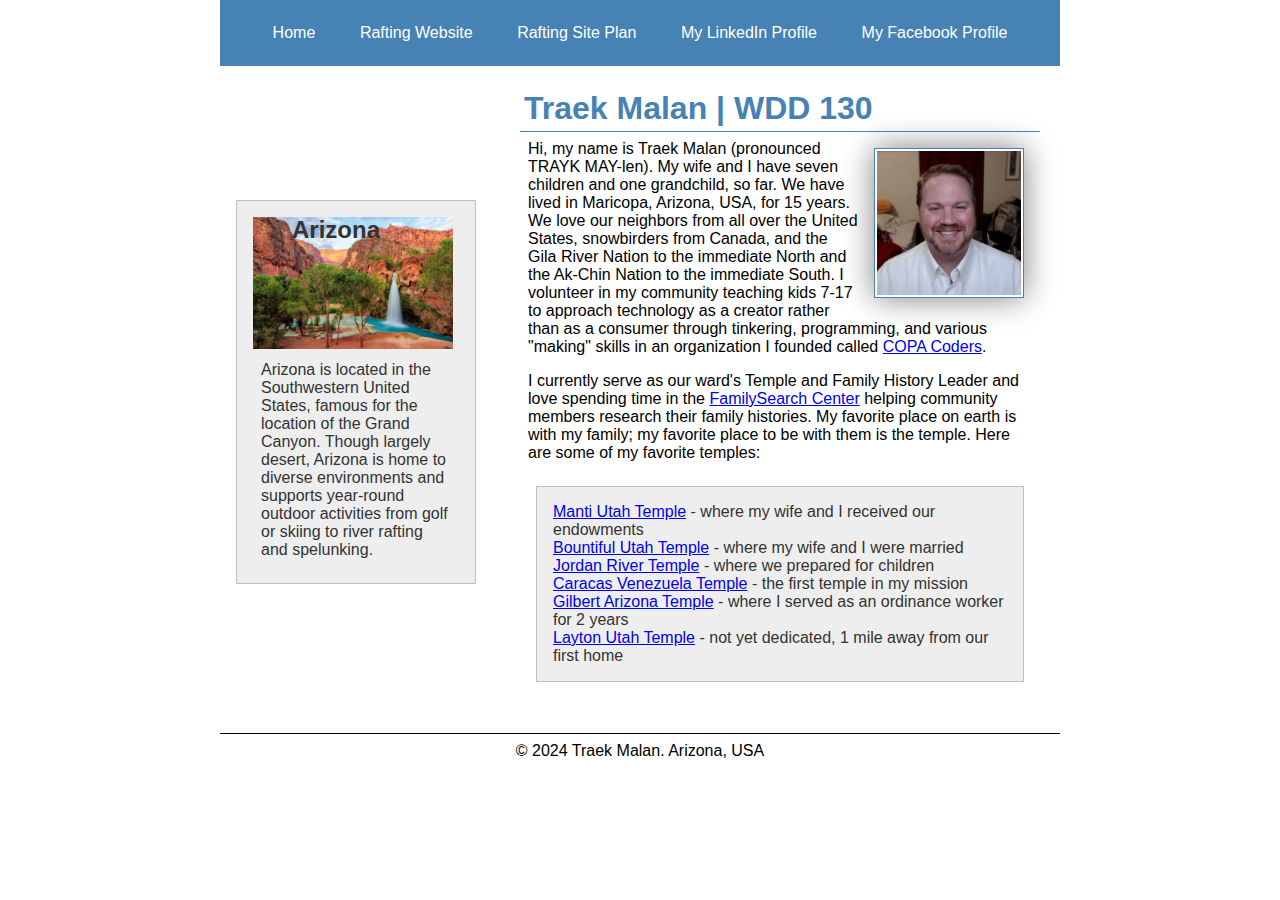
<file: index.html>
<!DOCTYPE html>
<html lang="en-US">
    <head>
        <meta charset="utf-8">
        <meta name="viewport" content="width=device-width,initial-scale=1.0">
        <title>Traek Malan | WDD 130</title>
        <meta name="description" content="Traek Malan's WebDev Homepage, showing off what I'm learning in my WDD 130 course">
        <meta name="author" content="Traek Malan">
        <link rel="stylesheet" href="styles/styles.css">
    </head>
    <body>
        <header>
            <nav>
                <a href="#">Home</a>
                <a href="wwr/">Rafting Website</a>
                <a href="wwr/site-plan-rafting.html">Rafting Site Plan</a>
                <a href="https://linkedin.com/in/traek" target="_blank">My LinkedIn Profile</a>
                <a href="https://fb.me/traekmalan" target="_blank">My Facebook Profile</a>
            </nav>
        </header>
        <div class="grid">
            <main>
                <h1>Traek Malan | WDD 130</h1>
                <img src="images/profile.jpg" alt="Pictured: Traek Malan" width="200">
                <p>Hi, my name is Traek Malan (pronounced TRAYK MAY-len). My wife and I have seven children and one grandchild, so far. We have lived in Maricopa, Arizona, USA, for 15 years. We love our neighbors from all over the United States, snowbirders from Canada, and the Gila River Nation to the immediate North and the Ak-Chin Nation to the immediate South. I volunteer in my community teaching kids 7-17 to approach technology as a creator rather than as a consumer through tinkering, programming, and various "making" skills in an organization I founded called <a href="https://copacoders.club" target="_blank">COPA Coders</a>.</p>
                <p>I currently serve as our ward's Temple and Family History Leader and love spending time in the <a href="https://locations.familysearch.org/en" target="_blank">FamilySearch Center</a> helping community members research their family histories. My favorite place on earth is with my family; my favorite place to be with them is the temple. Here are some of my favorite temples:</p>
                <ul class="box">
                    <li><a href="https://www.churchofjesuschrist.org/temples/details/manti-utah-temple?lang=eng" target="_blank">Manti Utah Temple</a> - where my wife and I received our endowments</li>
                    <li><a href="https://www.churchofjesuschrist.org/temples/details/bountiful-utah-temple?lang=eng" target="_blank">Bountiful Utah Temple</a> - where my wife and I were married</li>
                    <li><a href="https://www.churchofjesuschrist.org/temples/details/jordan-river-utah-temple?lang=eng" target="_blank">Jordan River Temple</a> - where we prepared for children</li>
                    <li><a href="https://www.churchofjesuschrist.org/temples/details/caracas-venezuela-temple?lang=eng" target="_blank">Caracas Venezuela Temple</a> - the first temple in my mission</li>
                    <li><a href="https://www.churchofjesuschrist.org/temples/details/gilbert-arizona-temple?lang=eng" target="_blank">Gilbert Arizona Temple</a> - where I served as an ordinance worker for 2 years</li>
                    <li><a href="https://www.churchofjesuschrist.org/temples/details/layton-utah-temple?lang=eng" target="_blank">Layton Utah Temple</a> - not yet dedicated, 1 mile away from our first home</li>
                </ul>
            </main>
            <aside class="box">
                <h2>Arizona</h2>
                <img src="images/desert-oasis.jpg" alt="A desert oasis with blue waterfall located in Arizona">
                <p>Arizona is located in the Southwestern United States, famous for the location of the Grand Canyon. Though largely desert, Arizona is home to diverse environments and supports year-round outdoor activities from golf or skiing to river rafting and spelunking.</p>
            </aside>
        </div>
        <footer>
            <p>&copy; 2024 Traek Malan. Arizona, USA</p>
        </footer>
    </body>
    <!-- Last updated on 2024-06-04 -->
</html>
</file>
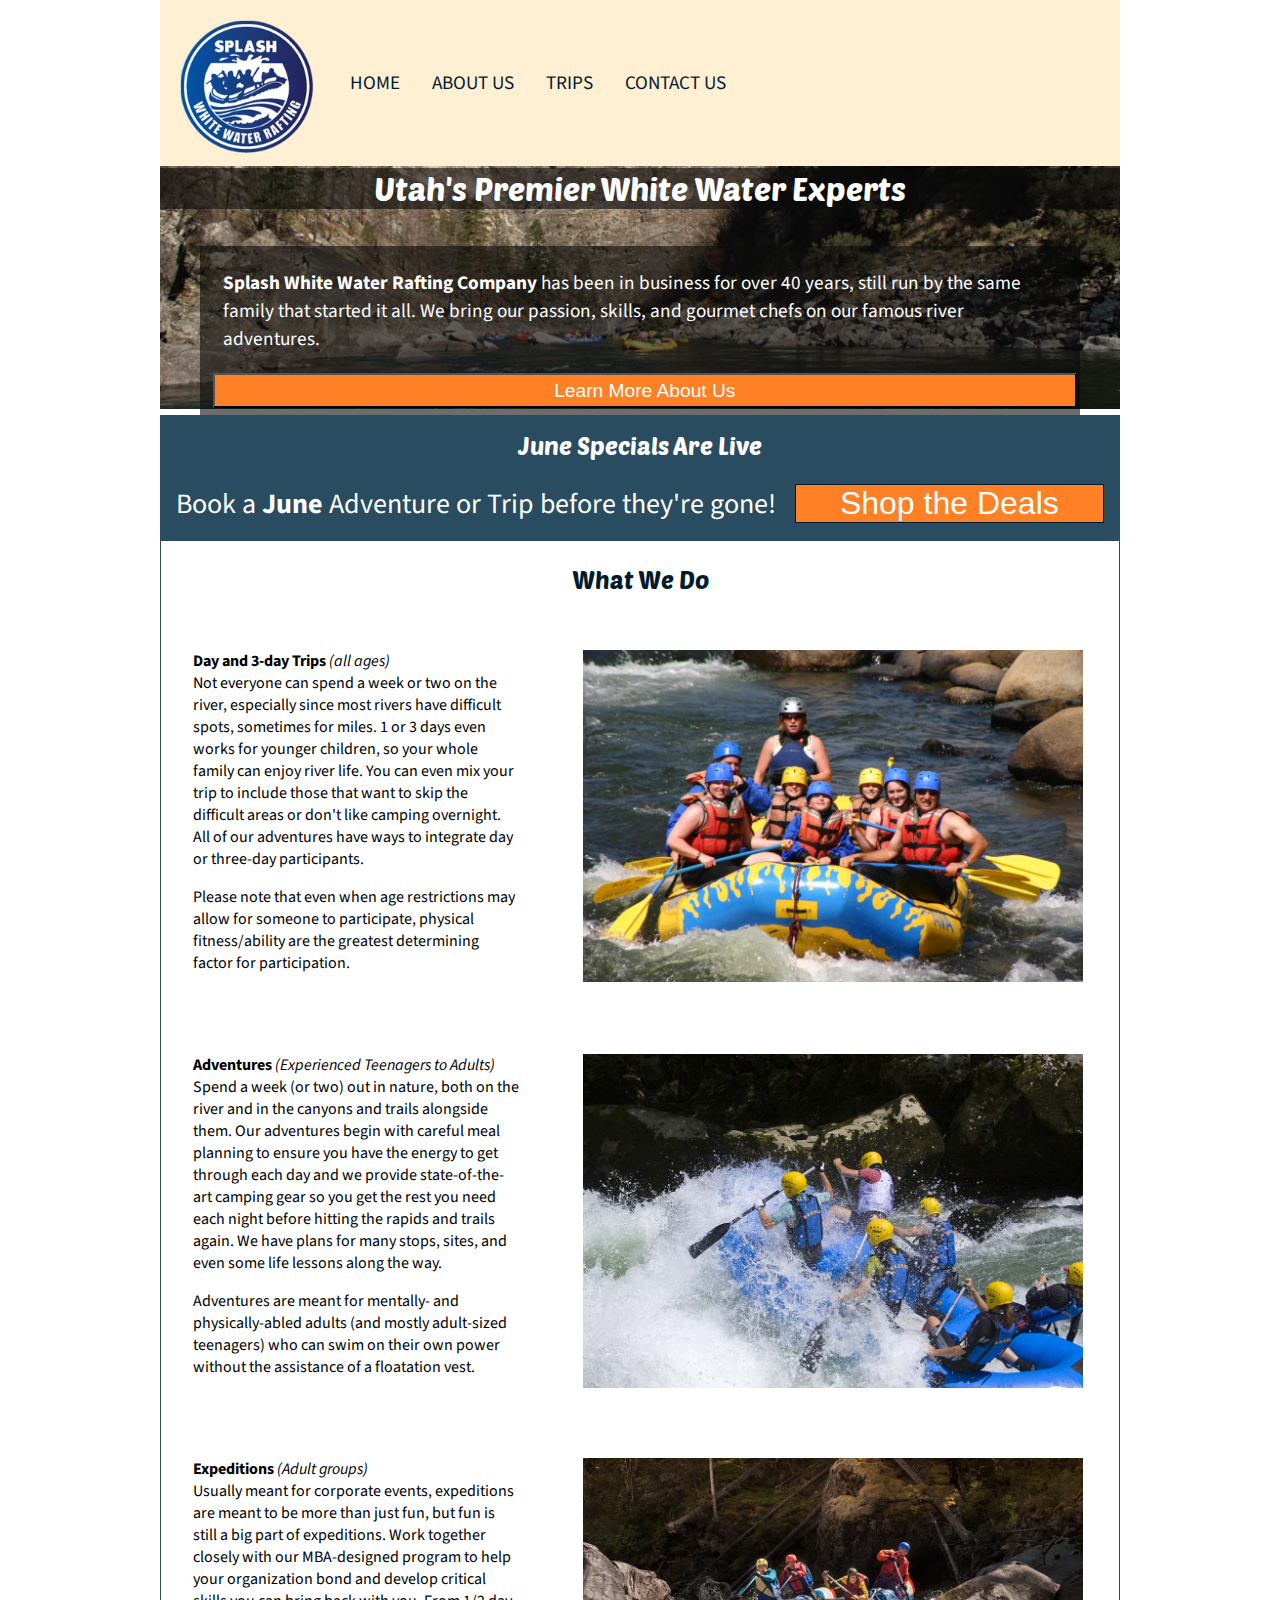
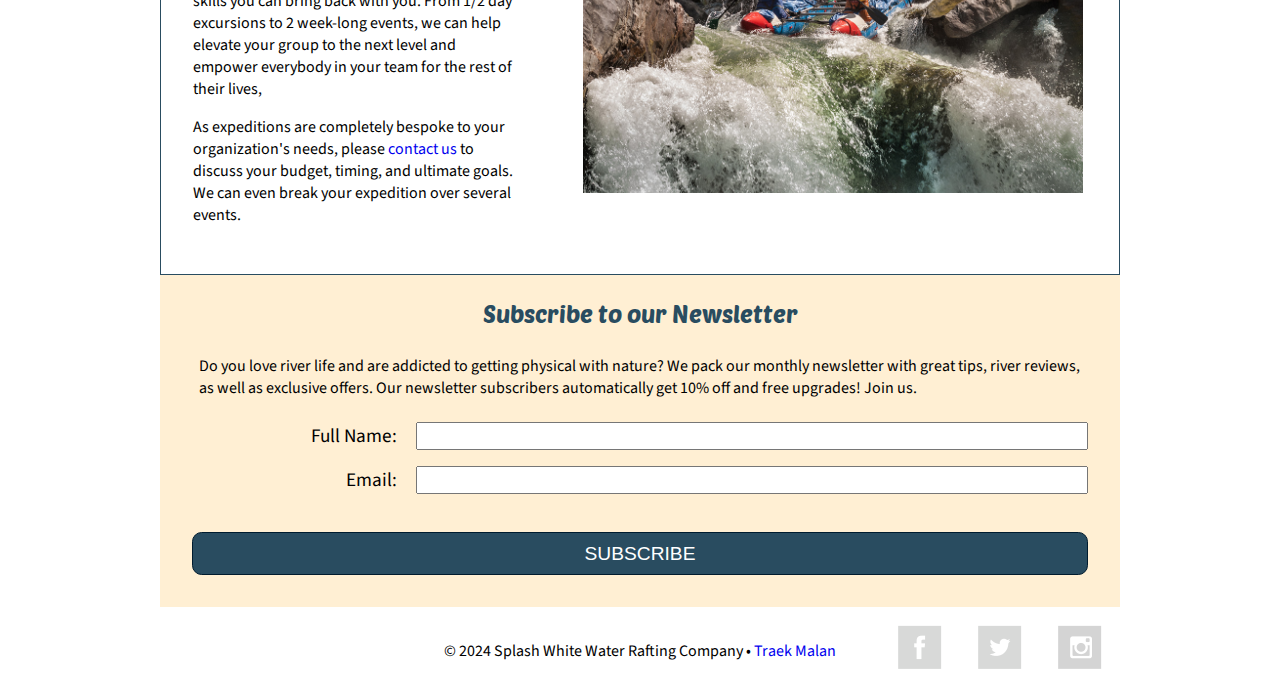
<file: wwr/index.html>
<!DOCTYPE html>
<html lang="en">
<head>
    <meta charset="UTF-8">
    <meta name="viewport" content="width=device-width, initial-scale=1.0">
    <title>Splash White Water Rafting Company | About Us</title>
    <meta name="description" content="Learn about the history of Splash White Water Rafting Company and what we do for our clients">
    <meta name="author" content="Traek Malan">
    <link rel="stylesheet" href="styles/rafting.css">
</head>
<body>
    <header>
        <img src="images/logo.png" alt="Rafting Site Logo">
        <nav>
            <a href="index.html">Home</a>
            <a href="about.html">About Us</a>
            <a href="trips.html">Trips</a>
            <a href="contact.html">Contact Us</a>
        </nav>
    </header>
    <main>
        <div class="hero">
            <img src="images/river-wide3.jpg" alt="Wide canyon river opening">
            <h1>Utah's Premier White Water Experts</h1>
            <article>
                <p class="highlight">
                    <strong>Splash White Water Rafting Company</strong> has been in business for over 40 years, still run by the same family that started it all. We bring our passion, skills, and gourmet chefs on our famous river adventures.
                </p>
                <button onclick="window.location.href='about.html'">Learn More About Us</button>
            </article>
        </div>
        <div class="callout wide">
            <h2>June Specials Are Live</h2>
            <p>
                Book a <strong>June</strong> Adventure or Trip before they're gone!
            </p>
            <button onclick="window.location.href='trips.html'">Shop the Deals</button>
        </div>
        <div class="split-box">
            <h2>What We Do</h2>
            <div class="column1">
                <p>
                    <strong>Day and 3-day Trips</strong> <em>(all ages)</em><br>
                    Not everyone can spend a week or two on the river, especially since most rivers have difficult spots, sometimes for miles. 1 or 3 days even works for younger children, so your whole family can enjoy river life. You can even mix your trip to include those that want to skip the difficult areas or don't like camping overnight. All of our adventures have ways to integrate day or three-day participants.
                </p>
                <p>
                    Please note that even when age restrictions may allow for someone to participate, physical fitness/ability are the greatest determining factor for participation.
                </p>
            </div>
            <img class="column2" src="images/beg_06_1.jpg" alt="Kids & Adults riding easy rapids">
            <div class="column1">
                <p>
                    <strong>Adventures</strong> <em>(Experienced Teenagers to Adults)</em><br>
                    Spend a week (or two) out in nature, both on the river and in the canyons and trails alongside them. Our adventures begin with careful meal planning to ensure you have the energy to get through each day and we provide state-of-the-art camping gear so you get the rest you need each night before hitting the rapids and trails again. We have plans for many stops, sites, and even some life lessons along the way.
                </p>
                <p>
                    Adventures are meant for mentally- and physically-abled adults (and mostly adult-sized teenagers) who can swim on their own power without the assistance of a floatation vest.
                </p>
            </div>
            <img class="column2" src="images/rafting63_1024.jpg" alt="Big rapids, big people required">
            <div class="column1">
                <p>
                    <strong>Expeditions</strong> <em>(Adult groups)</em><br>
                    Usually meant for corporate events, expeditions are meant to be more than just fun, but fun is still a big part of expeditions. Work together closely with our MBA-designed program to help your organization bond and develop critical skills you can bring back with you. From 1/2 day excursions to 2 week-long events, we can help elevate your group to the next level and empower everybody in your team for the rest of their lives,
                </p>
                <p>
                    As expeditions are completely bespoke to your organization's needs, please <a href="contact.html">contact us</a> to discuss your budget, timing, and ultimate goals. We can even break your expedition over several events.
                </p>
            </div>
            <img class="column2" src="images/rafting41_1024.jpg" alt="Challenging rapids requiring problem-solving skills">
        </div>
        <div class="contact-form">
            <form>
                <h2>Subscribe to our Newsletter</h2>
                <p>Do you love river life and are addicted to getting physical with nature? We pack our monthly newsletter with great tips, river reviews, as well as exclusive offers. Our newsletter subscribers automatically get 10% off and free upgrades! Join us.</p>
                <div class="question">
                    <label for="full-name">Full Name:</label>
                    <input type="text" id="full-name" name="full-name">    
                </div>
                <div class="question">
                    <label for="user-email">Email:</label>
                    <input type="email" id="user-email" name="user-email">
                </div>
                <div class="question">
                    &nbsp;<button type="submit">Subscribe</button>    
                </div>
            </form>
        </div>
    </main>
    <footer>
        <p>&nbsp;</p><!-- Purely to provide whitespace -->
        <p>&copy; 2024 Splash White Water Rafting Company &bull; <a href="https://github.com/traek" target="_blank">Traek Malan</a></p>
        <nav class="sociallinks">
            <a href="https://facebook.com" target="_blank">
                <img src="images/facebook.png" alt="Facebook">
            </a>
            <a href="https://twitter.com" target="_blank">
                <img src="images/x_twitter.png" alt="X (formerly Twitter)">
            </a>
            <a href="https://instagram.com" target="_blank">
                <img src="images/instagram.png" alt="Instagram">
            </a>    
        </nav>
    </footer>
</body>
</html>
</file>
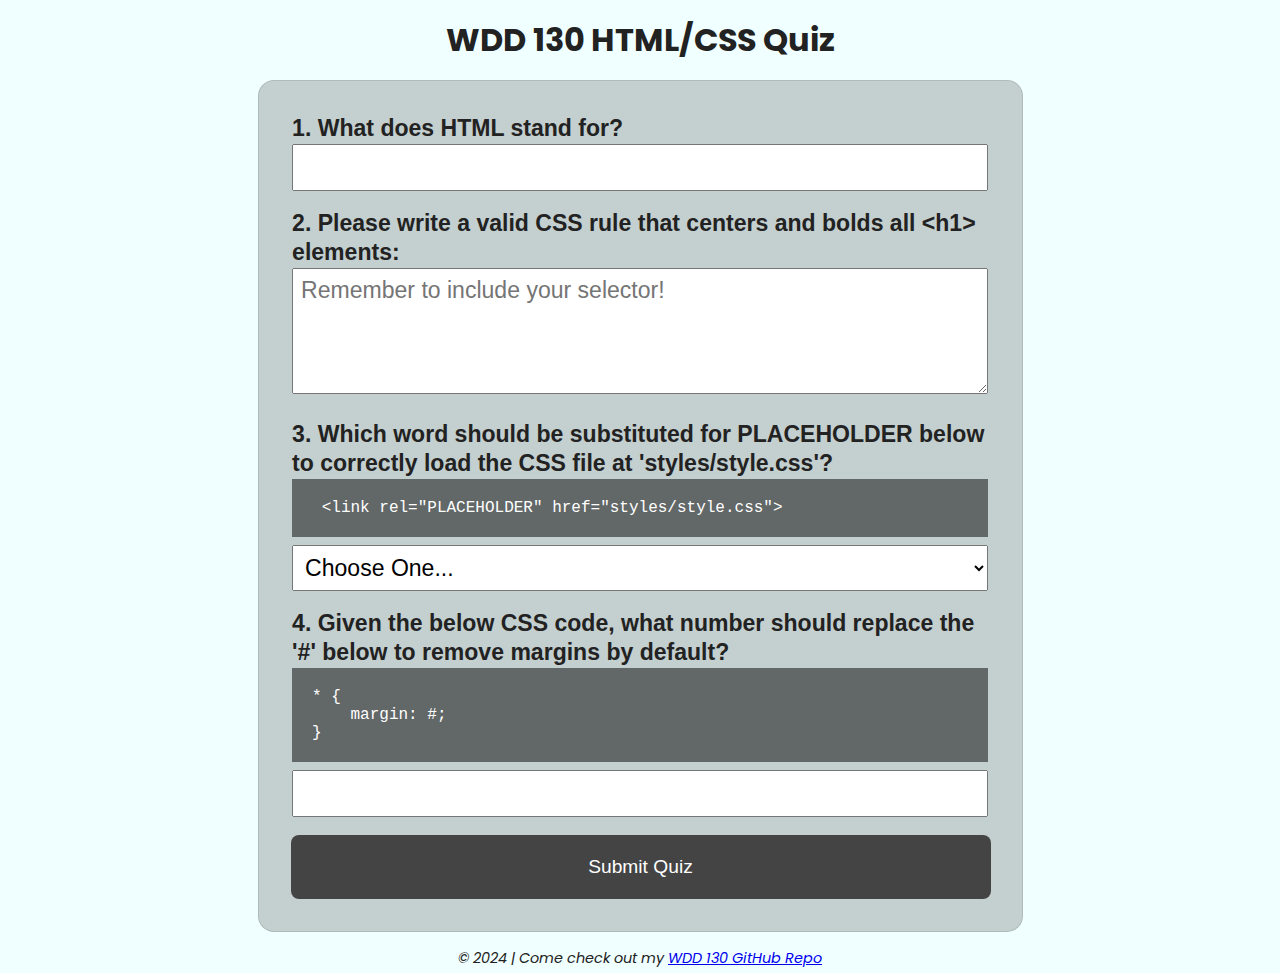
<file: quiz.html>
<!DOCTYPE html>
<html lang="en">
<head>
    <meta charset="UTF-8">
    <meta name="viewport" content="width=device-width, initial-scale=1.0">
    <title>WDD 130 HTML/CSS Quiz</title>
    <meta name="description" content="HTML and CSS quiz for WDD 130">
    <meta name="author" content="Traek Malan">
    <link rel="stylesheet" href="styles/quiz.css">
</head>
<body>
    <header>
        <h1>WDD 130 HTML/CSS Quiz</h1>
    </header>
    <main>
        <form>
            <div class="question">
                <label for="q1">1. What does HTML stand for?</label><br>
                <input type="text" id="q1" name="q1">    
            </div>
            <div class="question">
                <label for="q2">2. Please write a valid CSS rule that centers and bolds all &lt;h1&gt; elements:</label><br>
                <textarea id="q2" name="q2" rows="4" placeholder="Remember to include your selector!"></textarea>
            </div>
            <div class="question">
                <label for="q3">3. Which word should be substituted for PLACEHOLDER below to correctly load the CSS file at 'styles/style.css'?</label><br>
                <pre> &lt;link rel="PLACEHOLDER" href="styles/style.css"&gt; </pre>
                <select id="q3" name="q3">
                    <option value="" selected disabled>Choose One...</option>
                    <option value="css">css</option>
                    <option value="stylesheet">stylesheet</option>
                    <option value="local-css">local-css</option>
                </select>    
            </div>
            <div class="question">
                <label for="q4">4. Given the below CSS code, what number should replace the '#' below to remove margins by default?</label><br>
                <pre>
* {
    margin: #;
}
</pre>
                <input type="number" id="q4" name="q4">    
            </div>
            <button type="submit">Submit Quiz</button>
        </form>
    </main>
    <footer>
        <p>&copy; 2024 | Come check out my <a href="https://github.com/traek/wdd130" target="_blank">WDD 130 GitHub Repo</a></p>
    </footer>
</body>
</html>
</file>
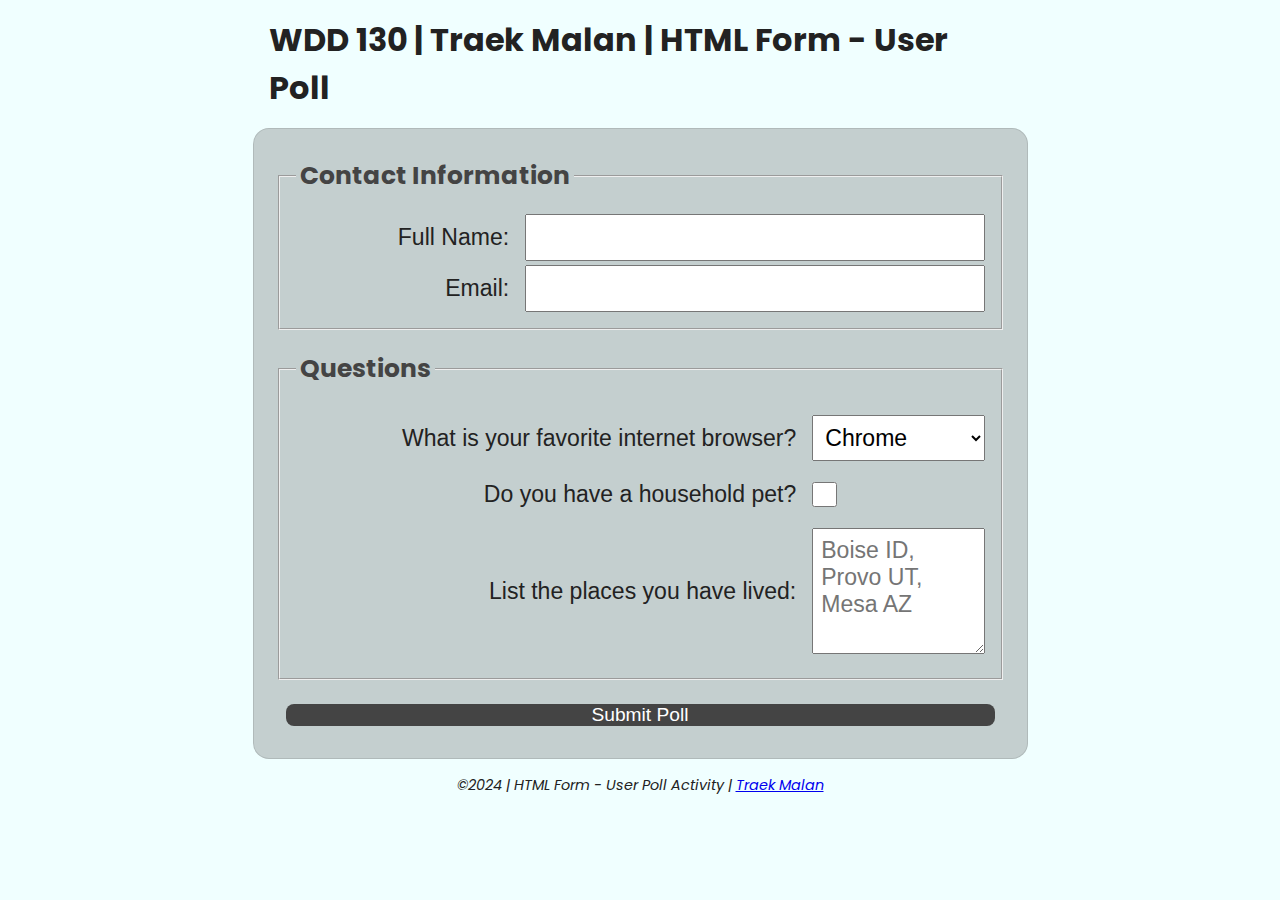
<file: week05/poll-form.html>
<!DOCTYPE html>
<html lang="en">
<head>
    <meta charset="UTF-8">
    <meta name="viewport" content="width=device-width, initial-scale=1.0">
    <title>WDD 130 | HTML Form - User Poll</title>
    <meta name="description" content="User poll HTML form">
    <meta name="author" content="Traek Malan">
    <link rel="stylesheet" href="styles/poll-form.css">
</head>
<body>
<header>
    <h1>WDD 130 | Traek Malan | HTML Form - User Poll</h1>
</header>
<main>
    <form>
        <fieldset>
            <legend>Contact Information</legend>
            <div class="form-item column2">
                <label for="fullname">Full Name:</label>
                <input type="text" id="fullname" name="fullname">
            </div>
            <div class="form-item column2">
                <label for="useremail">Email:</label>
                <input type="email" id="useremail" name="useremail">
            </div>
            <!-- <label>Phone: <input type="tel" name="telephone"></label> -->
        </fieldset>
        <fieldset>
            <legend>Questions</legend>
            <div class="form-item column1">
                <label for="browser">What is your favorite internet browser?</label>
                <select id="browser" name="browser">
                    <option value="chrome">Chrome</option>
                    <option value="firefox">Firefox</option>
                    <option value="safari">Safari</option>
                    <option value="edge">Edge</option>
                    <option value="brave">Brave</option>
                    <option value="other">Other</option>
                </select>
            </div>
            <div class="form-item column1">
                <label for="pet">Do you have a household pet?</label>
                <input type="checkbox" id="pet" name="pet">  
            </div>
            <div class="form-item column1">
                <label for="feedback">List the places you have lived:</label>
                <textarea id="feedback" name="feedback" rows="4" placeholder="Boise ID, Provo UT, Mesa AZ"></textarea>
            </div>
        </fieldset>
        <button type="submit">Submit Poll</button>
    </form>
</main>
<footer>
    <p>&copy;2024 | HTML Form - User Poll Activity | <a href="https://traek.pro" target="_blank">Traek Malan</a></p>
</footer>
</body>
</html>
</file>
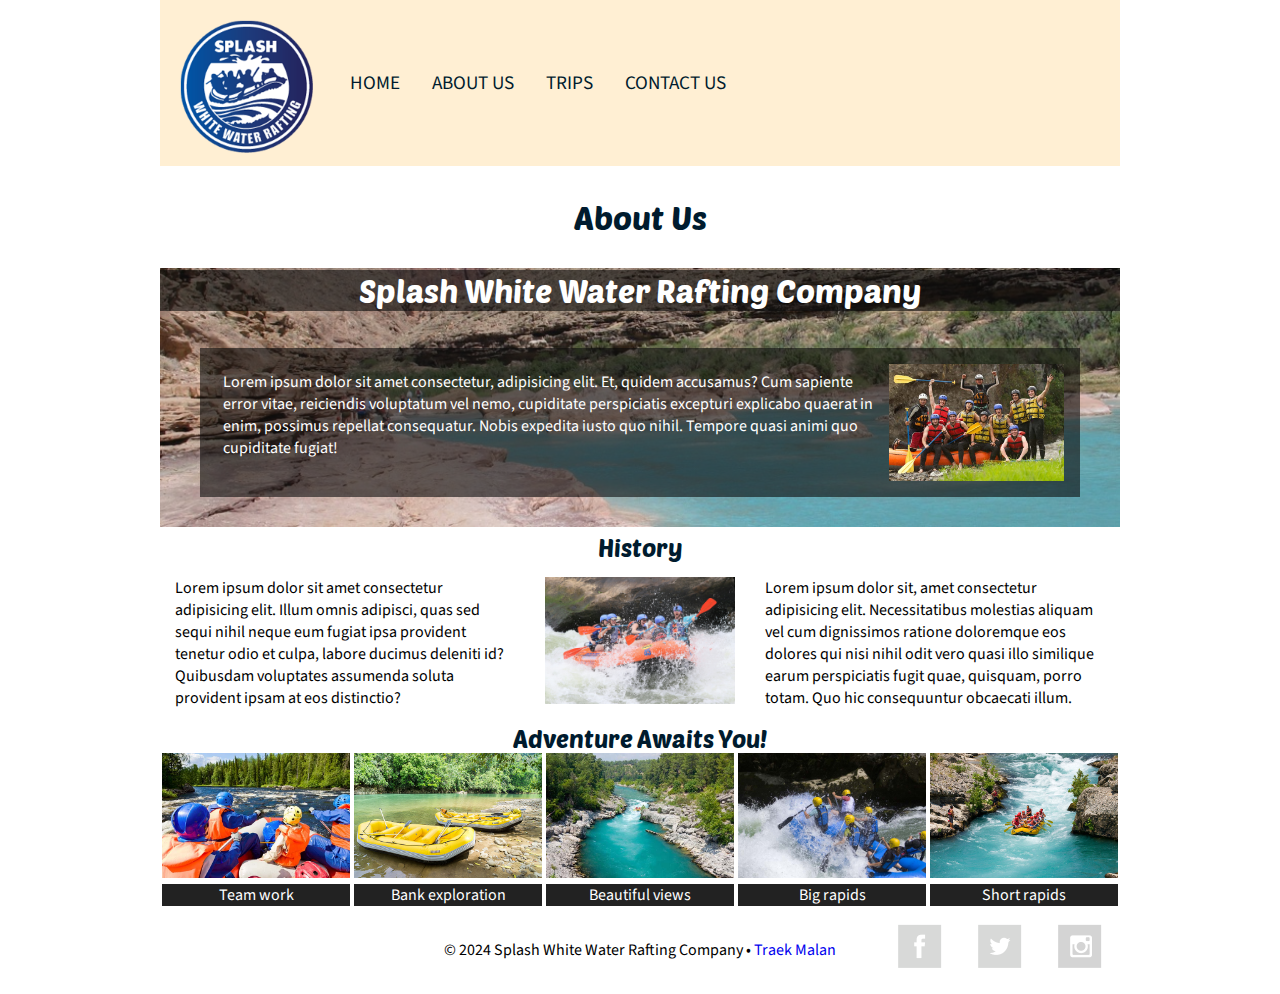
<file: wwr/about.html>
<!DOCTYPE html>
<html lang="en">
<head>
    <meta charset="UTF-8">
    <meta name="viewport" content="width=device-width, initial-scale=1.0">
    <title>Splash White Water Rafting Company | About Us</title>
    <meta name="description" content="Learn about the history of Splash White Water Rafting Company and what we do for our clients">
    <meta name="author" content="Traek Malan">
    <link rel="stylesheet" href="styles/rafting.css">
</head>
<body>
    <header>
        <img src="images/logo.png" alt="Rafting Site Logo">
        <nav>
            <a href="index.html">Home</a>
            <a href="about.html">About Us</a>
            <a href="trips.html">Trips</a>
            <a href="contact.html">Contact Us</a>
        </nav>
    </header>
    <main>
        <h1>About Us</h1>
        <div class="hero">
            <img src="images/littlecolorado-wide.jpg" alt="Bird's eye view of small raft traversing rapids">
            <h1>Splash White Water Rafting Company</h1>
            <article>
                <img src="images/happy_customers.jpg" alt="Rafting group after a fun day on the river">
                <p>Lorem ipsum dolor sit amet consectetur, adipisicing elit. Et, quidem accusamus? Cum sapiente error vitae, reiciendis voluptatum vel nemo, cupiditate perspiciatis excepturi explicabo quaerat in enim, possimus repellat consequatur. Nobis expedita iusto quo nihil. Tempore quasi animi quo cupiditate fugiat!</p>
            </article>
        </div>
        <section class="history">
            <h2>History</h2>
            <p>Lorem ipsum dolor sit amet consectetur adipisicing elit. Illum omnis adipisci, quas sed sequi nihil neque eum fugiat ipsa provident tenetur odio et culpa, labore ducimus deleniti id? Quibusdam voluptates assumenda soluta provident ipsam at eos distinctio?</p>
            <img src="images/whitewater.jpg" alt="White Water Junkies">
            <p>Lorem ipsum dolor sit, amet consectetur adipisicing elit. Necessitatibus molestias aliquam vel cum dignissimos ratione doloremque eos dolores qui nisi nihil odit vero quasi illo similique earum perspiciatis fugit quae, quisquam, porro totam. Quo hic consequuntur obcaecati illum.</p>
        </section>
        <section class="adventure">
            <h2>Adventure Awaits You!</h2>
            <figure>
                <img src="images/rafting52_600.jpg" alt="Team work">
                <figcaption>Team work</figcaption>
            </figure>
            <figure>
                <img src="images/rafting26_600.jpg" alt="Bank exploration">
                <figcaption>Bank exploration</figcaption>
            </figure>
            <figure>
                <img src="images/rafting58_600.jpg" alt="Short rapids">
                <figcaption>Beautiful views</figcaption>
            </figure>
            <figure>
                <img src="images/rafting64_600.jpg" alt="Big rapids">
                <figcaption>Big rapids</figcaption>
            </figure>
            <figure>
                <img src="images/rafting65_600.jpg" alt="Short rapids">
                <figcaption>Short rapids</figcaption>
            </figure>
        </section>
    </main>
    <footer>
        <p>&nbsp;</p><!-- Purely to provide whitespace -->
        <p>&copy; 2024 Splash White Water Rafting Company &bull; <a href="https://github.com/traek" target="_blank">Traek Malan</a></p>
        <nav class="sociallinks">
            <a href="https://facebook.com" target="_blank">
                <img src="images/facebook.png" alt="Facebook">
            </a>
            <a href="https://twitter.com" target="_blank">
                <img src="images/x_twitter.png" alt="X (formerly Twitter)">
            </a>
            <a href="https://instagram.com" target="_blank">
                <img src="images/instagram.png" alt="Instagram">
            </a>    
        </nav>
    </footer>
</body>
</html>
</file>
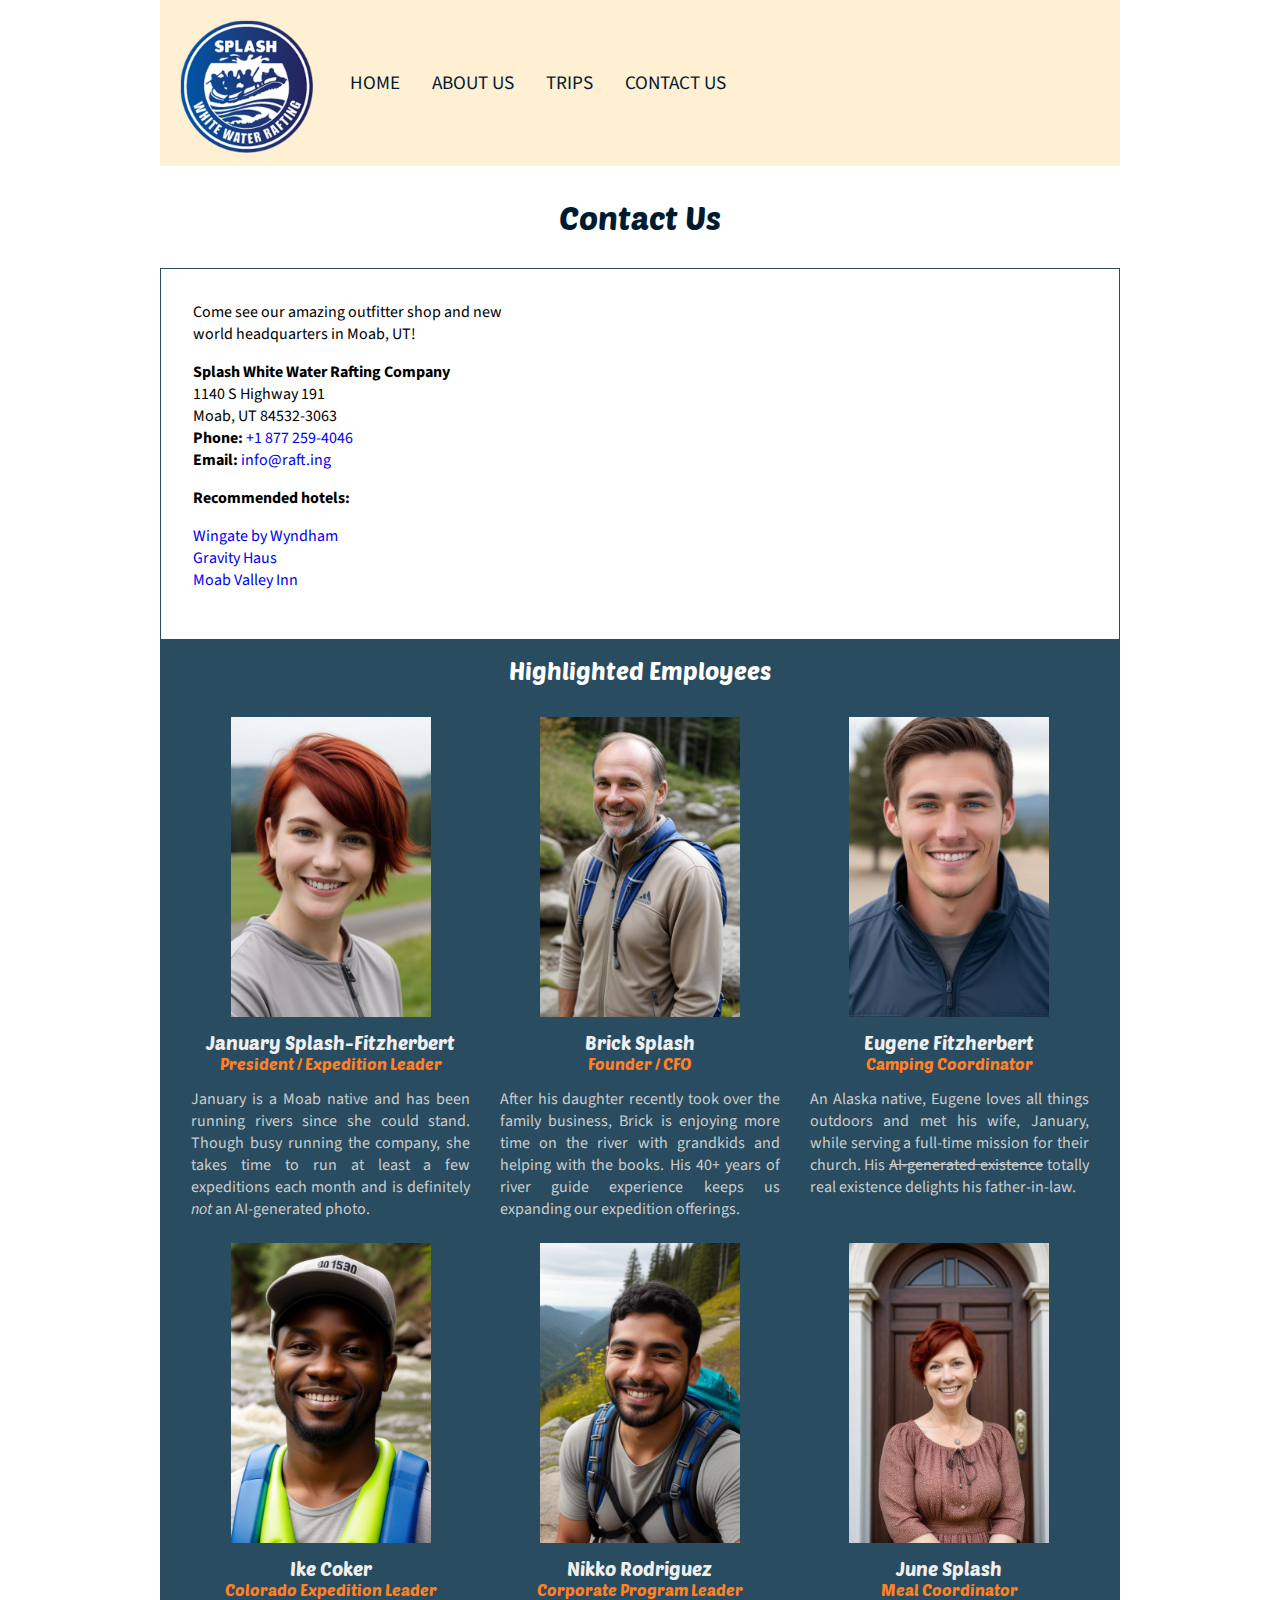
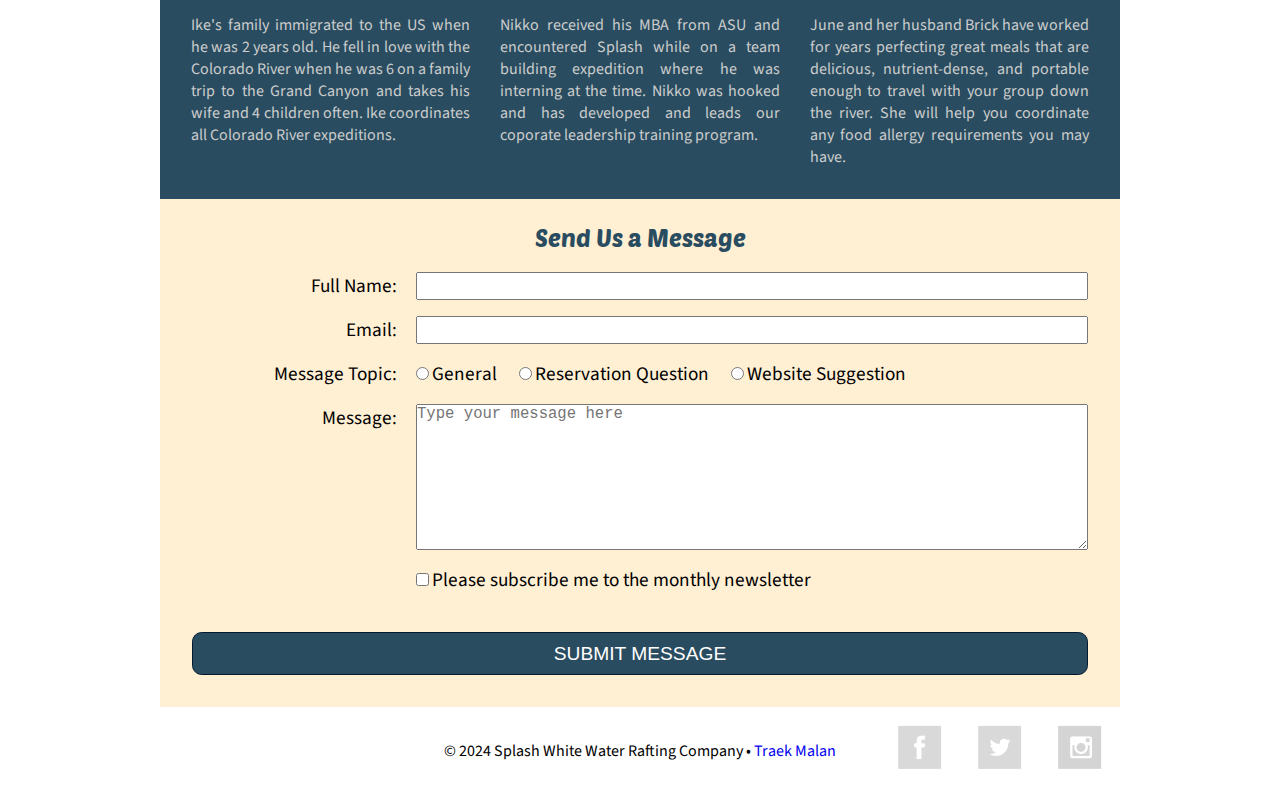
<file: wwr/contact.html>
<!DOCTYPE html>
<html lang="en">
<head>
    <meta charset="UTF-8">
    <meta name="viewport" content="width=device-width, initial-scale=1.0">
    <title>Splash White Water Rafting Company | Contact Us</title>
    <meta name="description" content="Splash White Water Rafting Company would love to hear from you! Contact us here.">
    <meta name="author" content="Traek Malan">
    <link rel="stylesheet" href="styles/rafting.css">
</head>
<body>
    <header>
        <img src="images/logo.png" alt="Rafting Site Logo">
        <nav>
            <a href="index.html">Home</a>
            <a href="about.html">About Us</a>
            <a href="trips.html">Trips</a>
            <a href="contact.html">Contact Us</a>
        </nav>
    </header>
    <main>
        <h1>Contact Us</h1>
        <div class="split-box">
            <div class="column1">
                <p>Come see our amazing outfitter shop and new world headquarters in Moab, UT!</p>
                <ul>
                    <li>
                        <strong>Splash White Water Rafting Company</strong><br>
                        1140 S Highway 191<br>
                        Moab, UT 84532-3063<br>
                    </li>
                    <li><strong>Phone:</strong> <a href="tel:+18772594046">+1 877 259-4046</a></li>
                    <li><strong>Email:</strong> <a href="mailto:info@raft.ing">info@raft.ing</a></li>
                </ul>
                <p><strong>Recommended hotels:</strong></p>
                <ul>
                    <li><a href="https://maps.app.goo.gl/195vELTbzGZxnwjJ9" target="_blank">Wingate by Wyndham</a></li>
                    <li><a href="https://maps.app.goo.gl/FxeG7C3AQRvi5UNf9" target="_blank">Gravity Haus</a></li>
                    <li><a href="https://maps.app.goo.gl/7aZANAwcZnQthVuX8" target="_blank">Moab Valley Inn</a></li>
                </ul>
            </div>
            <div class="column2">
                <iframe src="https://www.google.com/maps/embed?pb=!1m18!1m12!1m3!1d1855.1915498518144!2d-109.54024654815576!3d38.55571138892332!2m3!1f0!2f0!3f0!3m2!1i1024!2i768!4f13.1!3m3!1m2!1s0x8747e2240022f845%3A0x812ed366f6e763f0!2s1140%20S%20Main%20St%2C%20Moab%2C%20UT%2084532!5e0!3m2!1sen!2sus!4v1717687254241!5m2!1sen!2sus" width="500" height="300" allowfullscreen="" loading="lazy" referrerpolicy="no-referrer-when-downgrade"></iframe>
            </div>
        </div>
        <div class="callout">
            <h2>Highlighted Employees</h2>
            <div class="employee">
                <img src="images/employees/january.jpg" alt="January Fitzherbert Headshot">
                <h3>January Splash-Fitzherbert</h3>
                <h4>President / Expedition Leader</h4>
                <p>January is a Moab native and has been running rivers since she could stand. Though busy running the company, she takes time to run at least a few expeditions each month and is definitely <em>not</em> an AI-generated photo.</p>
            </div>
            <div class="employee">
                <img src="images/employees/brick.jpg" alt="Brick Splash Headshot">
                <h3>Brick Splash</h3>
                <h4>Founder / CFO</h4>
                <p>After his daughter recently took over the family business, Brick is enjoying more time on the river with grandkids and helping with the books. His 40+ years of river guide experience keeps us expanding our expedition offerings.</p>
            </div>
            <div class="employee">
                <img src="images/employees/gilbert.jpg" alt="Gilbert Fitzherbert Headshot">
                <h3>Eugene Fitzherbert</h3>
                <h4>Camping Coordinator</h4>
                <p>An Alaska native, Eugene loves all things outdoors and met his wife, January, while serving a full-time mission for their church. His <span class="strike">AI-generated existence</span> totally real existence delights his father-in-law.</p>
            </div>
            <div class="employee">
                <img src="images/employees/ike.jpg" alt="Ike Coker Headshot">
                <h3>Ike Coker</h3>
                <h4>Colorado Expedition Leader</h4>
                <p>Ike's family immigrated to the US when he was 2 years old. He fell in love with the Colorado River when he was 6 on a family trip to the Grand Canyon and takes his wife and 4 children often. Ike coordinates all Colorado River expeditions.</p>
            </div>
            <div class="employee">
                <img src="images/employees/nikko.jpg" alt="Nikko Rodriguez Headshot">
                <h3>Nikko Rodriguez</h3>
                <h4>Corporate Program Leader</h4>
                <p>Nikko received his MBA from ASU and encountered Splash while on a team building expedition where he was interning at the time. Nikko was hooked and has developed and leads our coporate leadership training program.</p>
            </div>
            <div class="employee">
                <img src="images/employees/june.jpg" alt="June Splash Headshot">
                <h3>June Splash</h3>
                <h4>Meal Coordinator</h4>
                <p>June and her husband Brick have worked for years perfecting great meals that are delicious, nutrient-dense, and portable enough to travel with your group down the river. She will help you coordinate any food allergy requirements you may have.</p>
            </div>
        </div>
        <div class="contact-form">
            <h2>Send Us a Message</h2>
            <form>
                <div class="question">
                    <label for="full-name">Full Name:</label>
                    <input type="text" id="full-name" name="full-name">    
                </div>
                <div class="question">
                    <label for="user-email">Email:</label>
                    <input type="email" id="user-email" name="user-email">
                </div>
                <fieldset class="question">
                    <label>Message Topic:</label>
                    <span>
                        <input type="radio" id="topicChoice1" name="topic" value="general">
                        <label for="topicChoice1">General</label>
                        <input type="radio" id="topicChoice2" name="topic" value="reservation">
                        <label for="topicChoice2">Reservation Question</label>
                        <input type="radio" id="topicChoice3" name="topic" value="suggestion">
                        <label for="topicChoice3">Website Suggestion</label>    
                    </span>
                </fieldset>
                <div class="question">
                    <label for="message">Message:</label>
                    <textarea id="message" name="message" rows="8" placeholder="Type your message here"></textarea>
                </div>
                <div class="question">
                    &nbsp;<span>
                        <input type="checkbox" id="subscribe" name="subscribe">
                        <label for="subscribe">Please subscribe me to the monthly newsletter</label>
                    </span>
                </div>
                <div class="question">
                    &nbsp;<button type="submit">Submit Message</button>    
                </div>
            </form>
        </div>
    </main>
    <footer>
        <p>&nbsp;</p><!-- Purely to provide whitespace -->
        <p>&copy; 2024 Splash White Water Rafting Company &bull; <a href="https://github.com/traek" target="_blank">Traek Malan</a></p>
        <nav class="sociallinks">
            <a href="https://facebook.com" target="_blank">
                <img src="images/facebook.png" alt="Facebook">
            </a>
            <a href="https://twitter.com" target="_blank">
                <img src="images/x_twitter.png" alt="X (formerly Twitter)">
            </a>
            <a href="https://instagram.com" target="_blank">
                <img src="images/instagram.png" alt="Instagram">
            </a>    
        </nav>
    </footer>
</body>
</html>
</file>
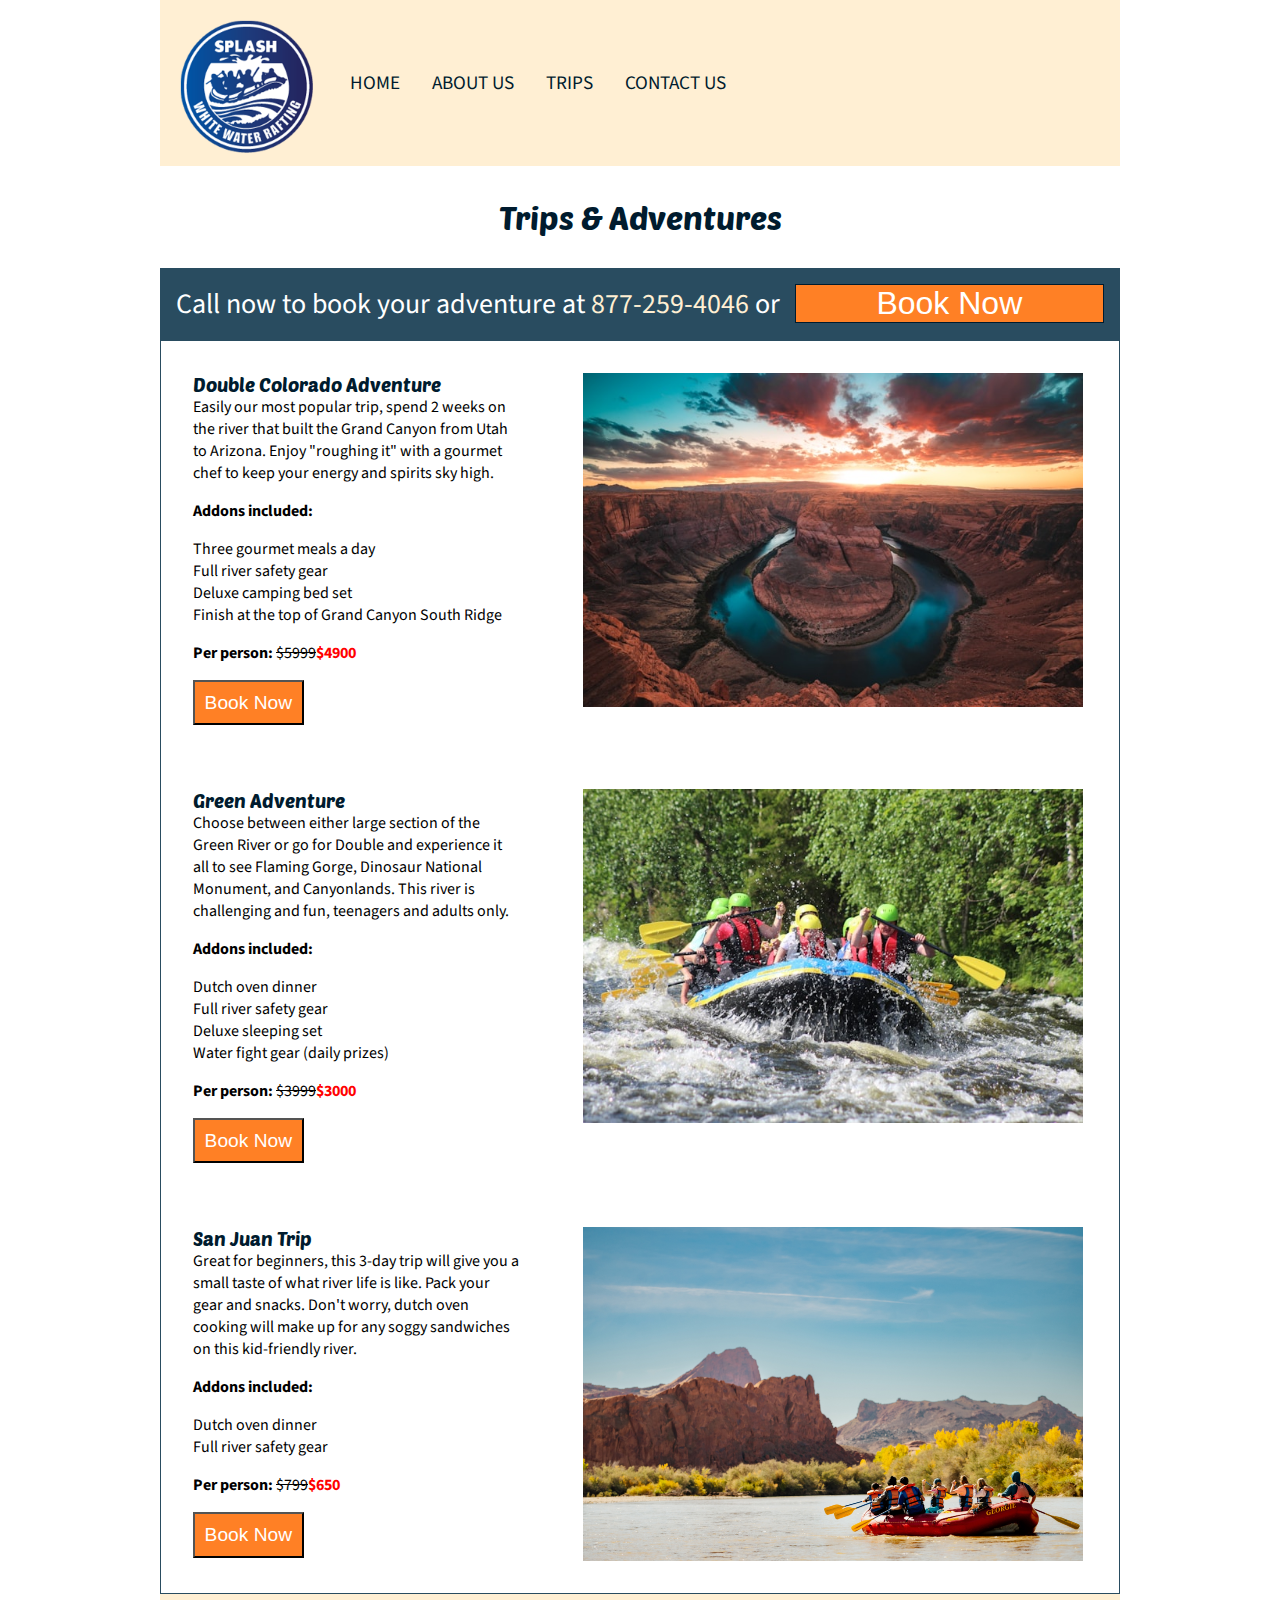
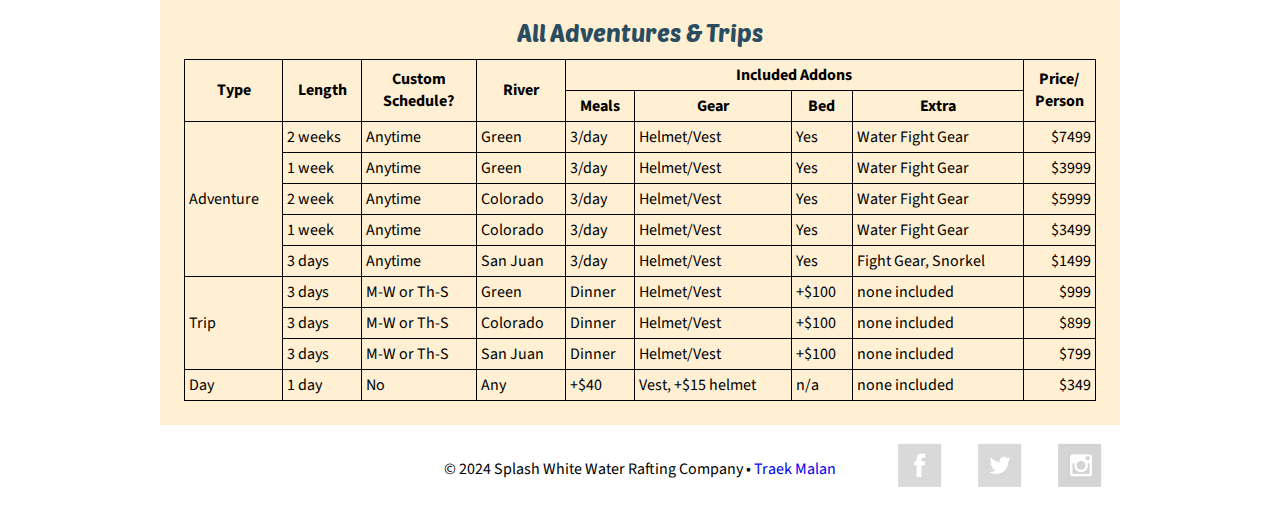
<file: wwr/trips.html>
<!DOCTYPE html>
<html lang="en">
<head>
    <meta charset="UTF-8">
    <meta name="viewport" content="width=device-width, initial-scale=1.0">
    <title>Splash White Water Rafting Company | Trips</title>
    <meta name="description" content="Let Splash White Water Rafting Company take you on the white water trip of a lifetime">
    <meta name="author" content="Traek Malan">
    <link rel="stylesheet" href="styles/rafting.css">
</head>
<body>
    <header>
        <img src="images/logo.png" alt="Rafting Site Logo">
        <nav>
            <a href="index.html">Home</a>
            <a href="about.html">About Us</a>
            <a href="trips.html">Trips</a>
            <a href="contact.html">Contact Us</a>
        </nav>
    </header>
    <main>
        <h1>Trips & Adventures</h1>
        <div class="callout wide">
            <p>Call now to book your adventure at <a href="tel:+18772594046">877-259-4046</a> or</p>
            <button onclick="window.location.href='contact.html'">Book Now</button>    
        </div>
        <div class="split-box">
            <div class="column1">
                <h3>Double Colorado Adventure</h3>
                <p>Easily our most popular trip, spend 2 weeks on the river that built the Grand Canyon from Utah to Arizona. Enjoy "roughing it" with a gourmet chef to keep your energy and spirits sky high.</p>
                <p><strong>Addons included:</strong></p>
                <ul>
                    <li>Three gourmet meals a day</li>
                    <li>Full river safety gear</li>
                    <li>Deluxe camping bed set</li>
                    <li>Finish at the top of Grand Canyon South Ridge</li>
                </ul>
                <p><strong>Per person:</strong> <span class="strike">$5999</span><span class="special">$4900</span></p>
                <button onclick="window.location.href='contact.html'">Book Now</button>
            </div>
            <img class="column2" src="images/andrew-sterling-c9JsKh6G1bo-unsplash.jpg" alt="Big Bend on the Colorado River at sunset">
            <div class="column1">
                <h3>Green Adventure</h3>
                <p>Choose between either large section of the Green River or go for Double and experience it all to see Flaming Gorge, Dinosaur National Monument, and Canyonlands. This river is challenging and fun, teenagers and adults only.</p>
                <p><strong>Addons included:</strong></p>
                <ul>
                    <li>Dutch oven dinner</li>
                    <li>Full river safety gear</li>
                    <li>Deluxe sleeping set</li>
                    <li>Water fight gear (daily prizes)</li>
                </ul>
                <p><strong>Per person:</strong> <span class="strike">$3999</span><span class="special">$3000</span></p>
                <button onclick="window.location.href='contact.html'">Book Now</button>
            </div>
            <img class="column2" src="images/anne-nygard-wvVJJ5dWxyI-unsplash.jpg" alt="Raft traversing medium Green River Rapids">
            <div class="column1">
                <h3>San Juan Trip</h3>
                <p>Great for beginners, this 3-day trip will give you a small taste of what river life is like. Pack your gear and snacks. Don't worry, dutch oven cooking will make up for any soggy sandwiches on this kid-friendly river.</p>
                <p><strong>Addons included:</strong></p>
                <ul>
                    <li>Dutch oven dinner</li>
                    <li>Full river safety gear</li>
                </ul>
                <p><strong>Per person:</strong> <span class="strike">$799</span><span class="special">$650</span></p>
                <button onclick="window.location.href='contact.html'">Book Now</button>
            </div>
            <img class="column2" src="images/cfi_canyonlands-field-institute-20_san-juan-river_rafting_craig-michelle_2021-3079280556.jpg" alt="Raft traversing calm river waters">
        </div>
        <div class="contact-form">
            <h2>All Adventures & Trips</h2>
            <table>
                <thead>
                    <tr>
                        <th scope="col" rowspan="2">Type</th>
                        <th scope="col" rowspan="2">Length</th>
                        <th scope="col" rowspan="2">Custom<br>Schedule?</th>
                        <th scope="col" rowspan="2">River</th>
                        <th scope="colgroup" colspan="4">Included Addons</th>
                        <th scope="col" rowspan="2">Price/<br>Person</th>
                    </tr>
                    <tr>
                        <th scope="col">Meals</th>
                        <th scope="col">Gear</th>
                        <th scope="col">Bed</th>
                        <th scope="col">Extra</th>
                    </tr>
                </thead>
                <tr>
                    <td rowspan="5">Adventure</td>
                    <td>2 weeks</td>
                    <td>Anytime</td>
                    <td>Green</td>
                    <td>3/day</td>
                    <td>Helmet/Vest</td>
                    <td>Yes</td>
                    <td>Water Fight Gear</td>
                    <td>$7499</td>
                </tr>
                <tr>
                    <td>1 week</td>
                    <td>Anytime</td>
                    <td>Green</td>
                    <td>3/day</td>
                    <td>Helmet/Vest</td>
                    <td>Yes</td>
                    <td>Water Fight Gear</td>
                    <td>$3999</td>
                </tr>
                <tr>
                    <td>2 week</td>
                    <td>Anytime</td>
                    <td>Colorado</td>
                    <td>3/day</td>
                    <td>Helmet/Vest</td>
                    <td>Yes</td>
                    <td>Water Fight Gear</td>
                    <td>$5999</td>    
                </tr>
                <tr>
                    <td>1 week</td>
                    <td>Anytime</td>
                    <td>Colorado</td>
                    <td>3/day</td>
                    <td>Helmet/Vest</td>
                    <td>Yes</td>
                    <td>Water Fight Gear</td>
                    <td>$3499</td>
                </tr>
                <tr>
                    <td>3 days</td>
                    <td>Anytime</td>
                    <td>San Juan</td>
                    <td>3/day</td>
                    <td>Helmet/Vest</td>
                    <td>Yes</td>
                    <td>Fight Gear, Snorkel</td>
                    <td>$1499</td>
                </tr>
                <tr>
                    <td rowspan="3">Trip</td>
                    <td>3 days</td>
                    <td>M-W or Th-S</td>
                    <td>Green</td>
                    <td>Dinner</td>
                    <td>Helmet/Vest</td>
                    <td>+$100</td>
                    <td>none included</td>
                    <td>$999</td>
                </tr>
                <tr>
                    <td>3 days</td>
                    <td>M-W or Th-S</td>
                    <td>Colorado</td>
                    <td>Dinner</td>
                    <td>Helmet/Vest</td>
                    <td>+$100</td>
                    <td>none included</td>
                    <td>$899</td>
                </tr>
                <tr>
                    <td>3 days</td>
                    <td>M-W or Th-S</td>
                    <td>San Juan</td>
                    <td>Dinner</td>
                    <td>Helmet/Vest</td>
                    <td>+$100</td>
                    <td>none included</td>
                    <td>$799</td>
                </tr>
                <tr>
                    <td>Day</td>
                    <td>1 day</td>
                    <td>No</td>
                    <td>Any</td>
                    <td>+$40</td>
                    <td>Vest, +$15 helmet</td>
                    <td>n/a</td>
                    <td>none included</td>
                    <td>$349</td>
                </tr>
            </table>
        </div>
    </main>
    <footer>
        <p>&nbsp;</p><!-- Purely to provide whitespace -->
        <p>&copy; 2024 Splash White Water Rafting Company &bull; <a href="https://github.com/traek" target="_blank">Traek Malan</a></p>
        <nav class="sociallinks">
            <a href="https://facebook.com" target="_blank">
                <img src="images/facebook.png" alt="Facebook">
            </a>
            <a href="https://twitter.com" target="_blank">
                <img src="images/x_twitter.png" alt="X (formerly Twitter)">
            </a>
            <a href="https://instagram.com" target="_blank">
                <img src="images/instagram.png" alt="Instagram">
            </a>    
        </nav>
    </footer>
</body>
</html>
</file>
<file: styles/styles.css>
* {
    margin: 0;
    padding: 0;
    box-sizing: border-box;
}

body {
    font-family: Roboto, Arial, Helvetica, sans-serif;
}

nav {
    background-color: steelblue;
    padding: 1rem;
    display: flex;
    justify-content: space-evenly;
    align-items: center;
}

nav a {
    display: block;
    padding: 0.5rem;
    text-decoration: none;
    color: white;
    padding: 0.5rem;
}

h1 {
    color: steelblue;
    border-bottom: 1px solid steelblue;
    padding: 0.25rem;
}

.grid {
    display: grid;
    align-items: center;
    grid-template-columns: 1fr 2fr;
}

main {
    padding: 0.25rem;
    margin: 1rem;
    order: 2;
}

main img {
    margin: 1rem;
    width: 150px;
    height: auto;
    border: 1px solid steelblue;
    padding: 2px;
    box-shadow: 0 0 30px gray;
    float: right;
}

p, ul {
    padding: 0.5rem;
}

header, .grid, footer {
    max-width: 840px;
    margin: 0 auto;
}

aside {
    position: relative;
    width: 15rem;
    text-align: center;
    order: 1;
}

aside img {
    width: 200px;
    height: auto;
}

aside h2 {
    position: absolute;
    top: 15px;
    left: 55px;
}

footer {
    margin-top: 15px;
    border-top: 1px solid #000;
    text-align: center;
}

ul {
    list-style: none;
}
/* Class Selectors */

.box {
    margin: 1rem;
    border: 1px solid rgba(0, 0, 0, 0.2);
    padding: 1rem;
    background-color: #eee;
    color: #333;
    text-align: left;
}
</file>
<file: wwr/styles/rafting.css>
@import url('https://fonts.googleapis.com/css2?family=Poetsen+One&family=Source+Sans+3:ital,wght@0,200..900;1,200..900&display=swap');

:root {
    --primary-color: #001B2E;
    --secondary-color: #294C60;
    --accent1-color: #FFEFD3;
    --accent2-color: #ff8025;

    --heading-font: 'Poetsen One', serif;
    --paragraph-font: 'Source Sans 3', sans-serif;

    --nav-background-color: var(--primary-color);
    --nav-link-color: white;
    --nav-hover-link-color: var(--accent2-color);
    --nav-hover-background-color: var(--secondary-color);
}

* {
    margin: 0;
    padding: 0;
    text-decoration: none;
}

.strike {
    text-decoration: line-through;
}

.special {
    color: red;
    font-weight: bold;
}

a:hover, .callout a:hover {
    color: var(--nav-hover-link-color);
}

header {
    display: flex;
    grid-template-columns: 150px auto;
    grid-gap: 1rem;
    padding: 0.5rem;
    background-color: var(--accent1-color);
}

header img {
    width: 150px;
    border-radius: 50%;
}
body {
    font-family: var(--paragraph-font);
    font-weight: 400;
    max-width: 960px;
    margin: auto;
}

h1, h2, h3, h4, h5, h6 {
    font-family: var(--heading-font);
    font-weight: 500;
    color: var(--primary-color);
}

p {
    padding: 15px;
}

h1 {
    padding: 1em;
    text-align: center;
}

.split-box {
    display: grid;
    grid-template-columns: auto 35.5em;
    border: 1px solid var(--secondary-color);
    flex-wrap: wrap;
}

.split-box .column1, .column2 {
    margin: 2em;
}

.split-box h2 {
    padding: 1em;
    grid-column: 1/3;
    text-align: center;
}

.split-box img {
    width: 500px;
}

.split-box .column1 p {
    padding: 0;
    padding-bottom: 1em;
}

ul {
    list-style-type: none;
    padding-bottom: 1em;
}

iframe {
    border: 0;
}

.callout {
    background-color: var(--secondary-color);
    color: #ccc;
    padding: 1em;
    display: grid;
    position: relative;
    grid-template-columns: 1fr 1fr 1fr;
    align-items: flex-start;
    justify-content: center;
}

.callout a {
    color: var(--accent1-color);
}

.wide {
    grid-template-columns: 2fr 1fr;
}

.employee {
    float: left;
    width: 100%;
    text-align: center;
}

.callout h2 {
    color: white;
    grid-column: 1/4;
    text-align: center;
    padding-bottom: 1em;
}

.column1 button {
    background-color: var(--accent2-color);
    color: white;
    padding: 0.5em
}

.wide p, button {
    font-size: 1.75em;
    padding: 0;
    color: white;
}

.wide button {
    background-color: var(--accent2-color);
    font-size: 2em;
    border: 1px solid var(--primary-color)
}

.employee h3 {
    color: #eee;
}

.employee h4 {
    color: var(--accent2-color);
}

.employee p {
    text-align: justify;
}

.employee img {
    width: 200px;
    padding: 0.5em;
    align-self: center;
}

.contact-form {
    margin: 0 auto;
    padding: 1.5rem;
    background-color: var(--accent1-color);
    display: grid;
}

.contact-form h2{
    color: var(--secondary-color);
    padding: 0;
    padding-bottom: 0.5em;
    text-align: center;
}

label, input, button, select, textarea, legend {
    font-size: 1.2em;
}

label {
    text-align: right;
    padding-right: 1em;
}

fieldset {
    border: 0;
}

.question {
    display: grid;
    grid-template-columns: 1fr 3fr;
    padding: 0.5em;
}

.question button {
    padding: 0.5em;
    background-color: var(--secondary-color);
    color: #fff;
    border: 1px solid var(--primary-color);
    text-transform: uppercase;
    border-radius: 0.5em;
    grid-column: 1/3;
}

.hero {
    position: relative;
}

.hero img {
    width: 100%;
    height: auto;
}

.hero h1 {
    position: absolute;
    color: white;
    top: 0.1rem;
    text-align: center;
    background-color: rgba(12,12,12,0.6);
    left: 0;
    right: 0;
    padding: 0.1rem;
}

.hero article {
    position: absolute;
    background-color: rgba(12,12,12,0.6);
    max-width: 90%;
    margin: 0 auto;
    color: white;
    left: 0;
    right: 0;
    top: 5rem;
    padding: 0.5rem;
}

.hero article img {
    float: right;
    width: 175px;
    margin: 0.5rem;
    margin-left: 1rem;
}

.highlight {
    font-size: 1.2em;
}

.hero button {
    background-color: var(--accent2-color);
    margin: 0.25em;
    padding: 0.25em;
    width: 100%;
}

.history {
    display: grid;
    position: relative;
    grid-template-columns: 2fr 1fr 2fr;
}

.history img {
    width: 190px;
    padding: 15px;
}

.history h2 {
    grid-column: 1/4;
    text-align: center;
}

.adventure {
    display: grid;
    grid-template-columns: repeat(5, 1fr);
    justify-content: center;
    justify-items: center;
}

.adventure h2 {
    grid-column: 1/6;
    text-align: center;
}

.adventure figure {
    flex-flow: column;
}

.adventure img {
    top: 2em;
    max-height: 125px;
}

figcaption {
    background-color: #222;
    color: white;
    text-align: center;
}

table {
    width: 100%;
    border-collapse: collapse;
}

th, td {
    padding: 0.25em;
    border: 1px solid black;
}

td:nth-last-child(-n + 1) {
    text-align: right;
}

.sociallinks a {
    text-decoration: none;
    border: 0 none;
}

.sociallinks {
    order: 3;
}

nav {
    color: var(--nav-background-color);
    font-size: larger;
    display: flex;
    justify-content: center;
    align-items: center;
    text-transform: uppercase;
}

nav a {
    display: block;
    color: var(--primary-color);
    text-decoration: none;
    padding: 1rem;
}

nav a:link, nav a:visited {
    color: var(--primary-color);
}

nav a:hover, a:active {
    color: var(--nav-hover-link-color);
    background-color: var(--nav-hover-background-color);
}

footer {
    display: grid;
    grid-template-columns: 1fr 2fr 1fr;
    align-items: center;
    align-content: space-between;
}

footer p {
    text-align: center;
    order: 2;
}
</file>
<file: styles/quiz.css>
@import url('https://fonts.googleapis.com/css2?family=Poppins:ital,wght@0,100;0,200;0,300;0,400;0,500;0,600;0,700;0,800;0,900;1,100;1,200;1,300;1,400;1,500;1,600;1,700;1,800;1,900&display=swap');

* {
    margin: 0;
    padding: 0;
    box-sizing: border-box;
}

body {
    font-family: Poppins, Arial, Helvetica, sans-serif;
    font-size: 1.2em;
    color: #222;
    background-color: azure;
    width: 765px;
    margin: auto;
}

header {
    margin: 0 auto;
}

h1 {
    margin: 1rem;
    font-size: 2rem;
    text-align: center;
}

form {
    margin: 0 auto;
    padding: 1.5rem;
    border: 1px solid rgba(0, 0, 0, 0.1);
    border-radius: 1rem;
    background-color: rgba(64, 64, 64, 0.25);
}

label, input, button, select, textarea {
    font-family: 'Lucida Sans', 'Lucida Sans Regular', 'Lucida Grande', 'Lucida Sans Unicode', Geneva, Verdana, sans-serif;
    font-size: 1.2em;
}

label {
    font-weight: bold;
}

.question {
    padding: 0.5em;
}

pre {
    padding: 20px;
    font-family: monospace;
    background-color: rgba(0, 0, 0, 0.5);
    font-size: large;
    color: white;
    /* margin-top: 0.5em; */
    margin-bottom: 0.5em;
}

input, select, textarea {
    padding: 0.5rem;
    width: 100%;
}

button {
    margin: 0.5rem;
    background-color: #444;
    color: white;
    border: none;
    border-radius: 0.5rem;
    font-size: 1.2rem;
    padding: 1.1em;
    width: 700px;
}

button:hover {
    background-color: darkblue;
}

a:hover {
    color: red;
}

footer {
    margin: 1rem auto 0;
    text-align: center;
    font-size: 0.75em;
    font-style: italic;
}
</file>
<file: week05/styles/poll-form.css>
@import url('https://fonts.googleapis.com/css2?family=Poppins:ital,wght@0,100;0,200;0,300;0,400;0,500;0,600;0,700;0,800;0,900;1,100;1,200;1,300;1,400;1,500;1,600;1,700;1,800;1,900&display=swap');

* {
    margin: 0;
    padding: 0;
    box-sizing: border-box;
}

body {
    font-family: Poppins, Arial, Helvetica, sans-serif;
    font-size: 1.2em;
    color: #222;
    background-color: azure;
    width: 775px;
    max-width: 775px;
    margin: auto;
}

header {
    margin: 0 auto;
}

h1 {
    margin: 1rem;
    font-size: 2rem;
}

form {
    margin: 0 auto;
    padding: 1rem;
    border: 1px solid rgba(0, 0, 0, 0.1);
    border-radius: 1rem;
    background-color: rgba(64, 64, 64, 0.25);
    display: grid;
}

fieldset {
    display: grid;
    grid-gap: 0.25rem;
    margin: 0.5rem;
    border: 1px solid rgba(64, 64, 64. 0.25);
    padding: 1rem;
}

legend {
    padding: 0.25rem;
    color: #444;
    font-size: 1.3em;
    font-weight: bold;
}

label, input, button, select, textarea {
    font-family: 'Lucida Sans', 'Lucida Sans Regular', 'Lucida Grande', 'Lucida Sans Unicode', Geneva, Verdana, sans-serif;
    font-size: 1.2em;
}

label {
    text-align: right;
    padding-right: 1rem;
}

input, select, textarea {
    padding: 0.5rem;
}

input[type="checkbox"] {
    width: 25px;
    height: 25px;
    vertical-align: bottom;
}

button {
    margin: 1rem;
    background-color: #444;
    color: white;
    border: none;
    border-radius: 0.5rem;
    font-size: 1.2rem;
}

button:hover {
    background-color: darkblue;
}

a:hover {
    color: red;
}

footer {
    margin: 1rem auto 0;
    text-align: center;
    font-size: 0.75em;
    font-style: italic;
}

.form-item {
    display: grid;
    align-items: center;
}

.column1 {
    grid-template-columns: 3fr 1fr;
    margin: 0.5rem 0;
}

.column2 {
    grid-template-columns: 1fr 2fr;
}
</file>
